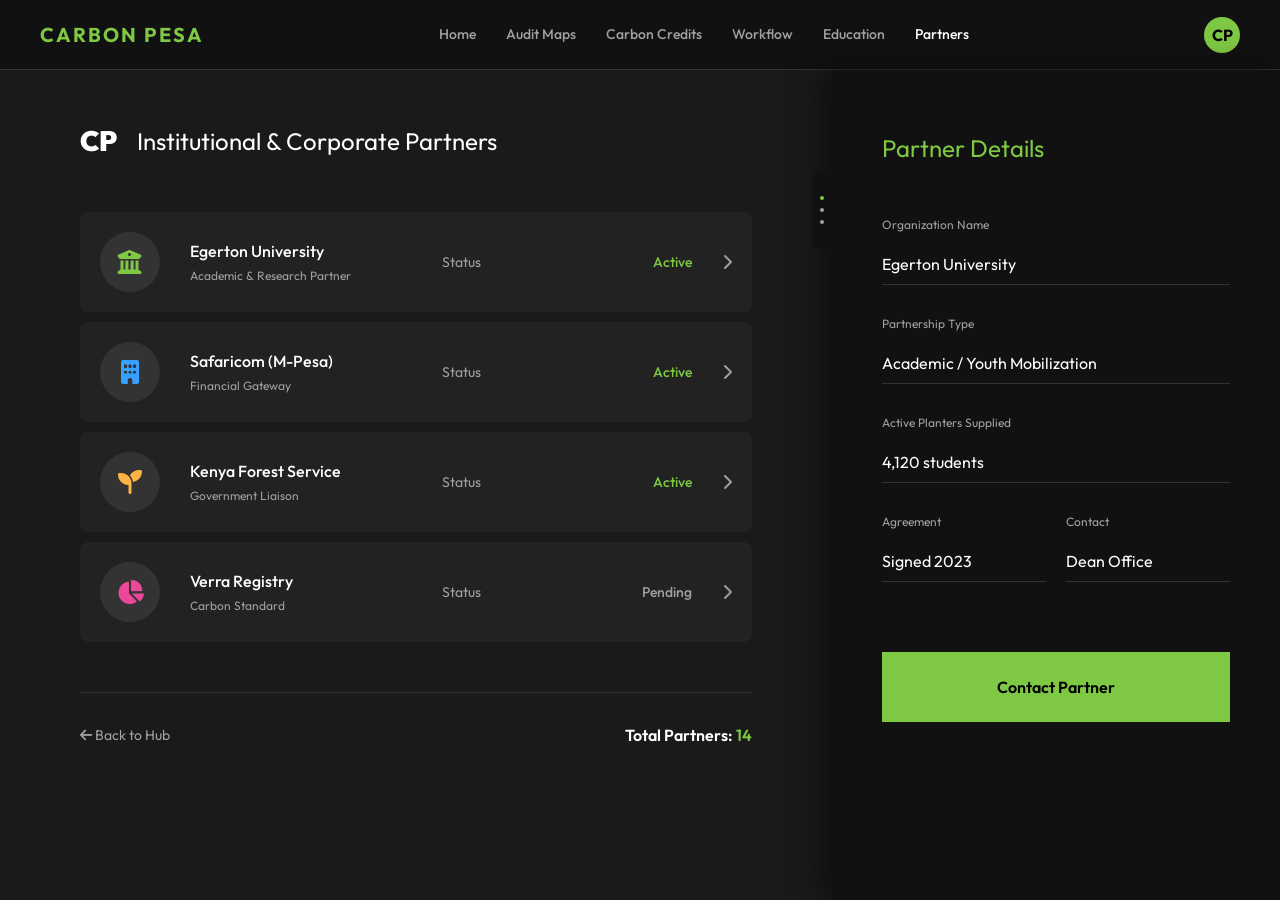
<file: partners.html>
<!DOCTYPE html>
<html lang="en">
<head>
  <meta charset="UTF-8" />
  <meta name="viewport" content="width=device-width, initial-scale=1.0" />
  <title>Carbon Pesa — Partners</title>
  <link href="https://fonts.googleapis.com/css2?family=Outfit:wght@300;400;500;600;700;900&display=swap" rel="stylesheet" />
  <link rel="stylesheet" href="https://cdnjs.cloudflare.com/ajax/libs/font-awesome/6.5.1/css/all.min.css" crossorigin="anonymous" />
  <link rel="stylesheet" href="platform.css" />
</head>
<body>
  <header class="platform-header">
    <a href="index.html" class="ph-brand">CARBON PESA</a>
    <nav class="ph-nav">
      <a href="index.html">Home</a>
      <a href="map.html">Audit Maps</a>
      <a href="carbon-credits.html">Carbon Credits</a>
      <a href="workflow.html">Workflow</a>
      <a href="education.html">Education</a>
      <a href="partners.html" class="active">Partners</a>
    </nav>
    <div class="ph-user">
      <div class="ph-avatar">CP</div>
    </div>
  </header>

  <main class="layout-split">
    <!-- Left List -->
    <section class="ls-left">
      <div class="ls-header">
        <span class="ls-logo-mark">CP</span>
        <span>Institutional & Corporate Partners</span>
      </div>

      <div class="ls-list">
        <!-- Partner Row 1 -->
        <div class="ls-row">
          <div class="ls-row-img" style="display:flex; align-items:center; justify-content:center; font-size:24px; color:var(--cp-green);"><i class="fas fa-university"></i></div>
          <div class="ls-row-info">
            <div class="ls-row-title">Egerton University</div>
            <div class="ls-row-sub">Academic & Research Partner</div>
          </div>
          <div class="ls-row-attr">Status</div>
          <div class="ls-row-val" style="color:var(--cp-green);">Active</div>
          <i class="fas fa-chevron-right ls-row-action"></i>
        </div>

        <!-- Partner Row 2 -->
        <div class="ls-row">
          <div class="ls-row-img" style="display:flex; align-items:center; justify-content:center; font-size:24px; color:#38a1ff;"><i class="fas fa-building"></i></div>
          <div class="ls-row-info">
            <div class="ls-row-title">Safaricom (M-Pesa)</div>
            <div class="ls-row-sub">Financial Gateway</div>
          </div>
          <div class="ls-row-attr">Status</div>
          <div class="ls-row-val" style="color:var(--cp-green);">Active</div>
          <i class="fas fa-chevron-right ls-row-action"></i>
        </div>

        <!-- Partner Row 3 -->
        <div class="ls-row">
          <div class="ls-row-img" style="display:flex; align-items:center; justify-content:center; font-size:24px; color:#ffb347;"><i class="fas fa-seedling"></i></div>
          <div class="ls-row-info">
            <div class="ls-row-title">Kenya Forest Service</div>
            <div class="ls-row-sub">Government Liaison</div>
          </div>
          <div class="ls-row-attr">Status</div>
          <div class="ls-row-val" style="color:var(--cp-green);">Active</div>
          <i class="fas fa-chevron-right ls-row-action"></i>
        </div>

        <!-- Partner Row 4 -->
        <div class="ls-row">
          <div class="ls-row-img" style="display:flex; align-items:center; justify-content:center; font-size:24px; color:#ec4899;"><i class="fas fa-chart-pie"></i></div>
          <div class="ls-row-info">
            <div class="ls-row-title">Verra Registry</div>
            <div class="ls-row-sub">Carbon Standard</div>
          </div>
          <div class="ls-row-attr">Status</div>
          <div class="ls-row-val" style="color:var(--cp-text-muted);">Pending</div>
          <i class="fas fa-chevron-right ls-row-action"></i>
        </div>
      </div>

      <div class="ls-footer">
        <a href="#" class="ls-back"><i class="fas fa-arrow-left"></i> Back to Hub</a>
        <div class="ls-total">Total Partners: <span style="color:var(--cp-green);">14</span></div>
      </div>
    </section>

    <!-- Right Details -->
    <section class="ls-right">
      <div class="lsr-tab">
        <div class="lsr-dot active"></div>
        <div class="lsr-dot"></div>
        <div class="lsr-dot"></div>
      </div>
      
      <div class="lsr-content">
        <h2 class="lsr-title">Partner Details</h2>

        <div class="lsr-form-group">
          <label class="lsr-label">Organization Name</label>
          <input type="text" class="lsr-input" value="Egerton University" readonly />
        </div>

        <div class="lsr-form-group">
          <label class="lsr-label">Partnership Type</label>
          <input type="text" class="lsr-input" value="Academic / Youth Mobilization" readonly />
        </div>

        <div class="lsr-form-group">
          <label class="lsr-label">Active Planters Supplied</label>
          <input type="text" class="lsr-input" value="4,120 students" readonly />
        </div>

        <div class="lsr-form-group" style="display: flex; gap: 20px;">
          <div style="flex: 1;">
            <label class="lsr-label">Agreement</label>
            <input type="text" class="lsr-input" value="Signed 2023" readonly />
          </div>
          <div style="flex: 1;">
            <label class="lsr-label">Contact</label>
            <input type="text" class="lsr-input" value="Dean Office" readonly />
          </div>
        </div>

        <button class="lsr-button" style="margin-top: 40px;">Contact Partner</button>
      </div>
    </section>
  </main>
</body>
</html>
</file>
<file: platform.css>
/* ==========================================================================
   CARBON PESA — Platform Pages Unified Styles
   Adapts Image 1, 2, and 3 layouts into the Carbon Pesa Theme
   ========================================================================== */

/* ── BASE & VARIABLES ── */
:root {
  --cp-green: #7EC843;
  --cp-green-hover: #92D84F;
  --cp-dark-1: #111111; /* Deepest black/grey */
  --cp-dark-2: #1A1A1A; /* Panel bg */
  --cp-dark-3: #222222; /* Lighter panel bg */
  --cp-border: #333333;
  --cp-text: #FFFFFF;
  --cp-text-muted: #A0A0A0;
  
  --font-main: 'Outfit', sans-serif;
}

*, *::before, *::after {
  box-sizing: border-box;
  margin: 0;
  padding: 0;
}

body {
  font-family: var(--font-main);
  background-color: var(--cp-dark-1);
  color: var(--cp-text);
  line-height: 1.5;
  -webkit-font-smoothing: antialiased;
}

/* ── GLOBAL NAVIGATION OVERRIDE ── */
.platform-header {
  height: 70px;
  background-color: var(--cp-dark-1);
  border-bottom: 1px solid var(--cp-border);
  display: flex;
  align-items: center;
  justify-content: space-between;
  padding: 0 40px;
}

.ph-brand {
  color: var(--cp-green);
  font-weight: 700;
  font-size: 20px;
  text-decoration: none;
  letter-spacing: 2px;
}

.ph-nav {
  display: flex;
  gap: 30px;
}

.ph-nav a {
  color: var(--cp-text-muted);
  text-decoration: none;
  font-weight: 500;
  font-size: 14px;
  transition: color 0.2s;
}

.ph-nav a:hover,
.ph-nav a.active {
  color: var(--cp-text);
}

.ph-user {
  display: flex;
  align-items: center;
  gap: 15px;
}

.ph-avatar {
  width: 36px;
  height: 36px;
  background: var(--cp-green);
  border-radius: 50%;
  color: #000;
  display: flex;
  align-items: center;
  justify-content: center;
  font-weight: 700;
}


/* ==========================================================================
   LAYOUT 1: DASHBOARD (Based on Image 2 - Cyber Punk Split)
   Used for: Mission, Workflow, Education
   ========================================================================== */

.layout-dash {
  display: flex;
  height: calc(100vh - 70px);
}

/* Left Sidebar (Darker) */
.ld-left {
  flex: 0 0 40%;
  background-color: var(--cp-dark-1);
  padding: 50px;
  display: flex;
  flex-direction: column;
}

.ld-greeting {
  font-size: 32px;
  font-weight: 600;
  margin-bottom: 8px;
}

.ld-subtitle {
  color: var(--cp-text-muted);
  font-size: 14px;
  margin-bottom: 40px;
}

.ld-search {
  background: var(--cp-dark-2);
  border: 1px solid var(--cp-border);
  border-radius: 8px;
  padding: 12px 16px;
  display: flex;
  align-items: center;
  gap: 10px;
  margin-bottom: 50px;
}

.ld-search input {
  background: none;
  border: none;
  color: var(--cp-text);
  font-family: var(--font-main);
  outline: none;
  width: 100%;
}

.ld-grid-title {
  font-size: 16px;
  font-weight: 600;
  margin-bottom: 20px;
  display: flex;
  justify-content: space-between;
}

.ld-grid {
  display: grid;
  grid-template-columns: repeat(3, 1fr);
  gap: 20px;
}

.ld-card {
  background: var(--cp-dark-2);
  border-radius: 16px;
  aspect-ratio: 1;
  display: flex;
  flex-direction: column;
  align-items: center;
  justify-content: center;
  gap: 10px;
  cursor: pointer;
  transition: transform 0.2s, background 0.2s;
  border: 1px solid var(--cp-border);
}

.ld-card:hover {
  transform: translateY(-5px);
  background: var(--cp-dark-3);
  border-color: var(--cp-green);
}

.ld-card-icon {
  font-size: 24px;
  color: var(--cp-green);
}

.ld-card-label {
  font-size: 12px;
  font-weight: 500;
}

/* Right Content Area (Lighter Panel) */
.ld-right {
  flex: 0 0 60%;
  background-color: var(--cp-dark-2);
  border-top-left-radius: 30px;
  padding: 50px;
  overflow-y: auto;
}

.ldr-header {
  display: flex;
  justify-content: space-between;
  align-items: center;
  margin-bottom: 40px;
}

.ldr-title {
  font-size: 24px;
  font-weight: 600;
}

.ldr-desc {
  color: var(--cp-text-muted);
  font-size: 14px;
  max-width: 60%;
  margin-top: 8px;
}

.ldr-avatars {
  display: flex;
}
.ldr-avatars img {
  width: 32px; height: 32px; border-radius: 50%;
  border: 2px solid var(--cp-dark-2);
  margin-left: -10px;
}

.ldr-section {
  margin-bottom: 40px;
}
.ldr-section-title {
  font-size: 16px;
  font-weight: 600;
  margin-bottom: 20px;
  color: var(--cp-text);
}

.ldr-list {
  display: flex;
  flex-direction: column;
  gap: 15px;
}

.ldr-item {
  display: flex;
  align-items: center;
  gap: 15px;
  padding-bottom: 15px;
  border-bottom: 1px dashed var(--cp-border);
}

.ldr-checkbox {
  width: 20px; height: 20px;
  border-radius: 50%;
  border: 2px solid var(--cp-green);
  display: flex;
  align-items: center;
  justify-content: center;
}
.ldr-checkbox.checked::after {
  content: '';
  width: 10px; height: 10px;
  background: var(--cp-green);
  border-radius: 50%;
}

.ldr-item-text {
  flex: 1;
  font-size: 14px;
}

.ldr-badge {
  padding: 4px 12px;
  border-radius: 20px;
  font-size: 11px;
  font-weight: 600;
}
.ldr-badge.approved { background: rgba(126,200,67,0.1); color: var(--cp-green); }
.ldr-badge.progress { background: rgba(56,161,255,0.1); color: #38a1ff; }
.ldr-badge.waiting { background: rgba(255,255,255,0.05); color: var(--cp-text-muted); }

.ldr-fab {
  position: fixed;
  bottom: 40px;
  right: 40px;
  width: 56px;
  height: 56px;
  background: var(--cp-green);
  color: #000;
  border-radius: 16px;
  display: flex;
  align-items: center;
  justify-content: center;
  font-size: 24px;
  box-shadow: 0 10px 20px rgba(126,200,67,0.3);
  cursor: pointer;
  border: none;
}


/* ==========================================================================
   LAYOUT 2: SPLIT LIST (Based on Image 1 - Shopping Cart)
   Used for: Leaders, Partners
   ========================================================================== */

.layout-split {
  display: flex;
  height: calc(100vh - 70px);
}

/* Left List Area (Lighter dark) */
.ls-left {
  flex: 0 0 65%;
  background-color: var(--cp-dark-2);
  padding: 50px 80px;
  overflow-y: auto;
}

.ls-header {
  font-size: 24px;
  font-weight: 400;
  margin-bottom: 50px;
  display: flex;
  align-items: center;
  gap: 20px;
}

.ls-logo-mark {
  font-weight: 900;
  font-size: 28px;
}

.ls-list {
  display: flex;
  flex-direction: column;
  gap: 10px;
}

.ls-row {
  background: var(--cp-dark-3);
  border-radius: 8px;
  padding: 20px;
  display: flex;
  align-items: center;
  gap: 30px;
}

.ls-row-img {
  width: 60px; height: 60px;
  border-radius: 50%;
  background: #333;
  object-fit: cover;
}

.ls-row-info {
  flex: 1;
}
.ls-row-title {
  font-size: 16px;
  font-weight: 500;
}
.ls-row-sub {
  font-size: 12px;
  color: var(--cp-text-muted);
  margin-top: 4px;
}

.ls-row-attr {
  font-size: 14px;
  color: var(--cp-text-muted);
  width: 100px;
}

.ls-row-val {
  font-size: 14px;
  font-weight: 500;
  width: 120px;
  text-align: right;
}

.ls-row-action {
  color: var(--cp-text-muted);
  cursor: pointer;
}
.ls-row-action:hover { color: var(--cp-text); }

.ls-footer {
  margin-top: 50px;
  display: flex;
  justify-content: space-between;
  align-items: center;
  padding-top: 30px;
  border-top: 1px solid var(--cp-border);
}

.ls-back {
  color: var(--cp-text-muted);
  text-decoration: none;
  font-size: 14px;
}
.ls-total {
  font-size: 16px;
  font-weight: 600;
}

/* Right Details Area (Darker panel with overlapping tab effect) */
.ls-right {
  flex: 0 0 35%;
  background-color: var(--cp-dark-1);
  position: relative;
  box-shadow: -10px 0 30px rgba(0,0,0,0.5);
  display: flex;
  flex-direction: column;
}

.lsr-tab {
  position: absolute;
  left: -20px;
  top: 100px;
  width: 20px;
  height: 80px;
  background: var(--cp-dark-1);
  border-top-left-radius: 10px;
  border-bottom-left-radius: 10px;
  display: flex;
  flex-direction: column;
  justify-content: center;
  align-items: center;
  gap: 8px;
}
.lsr-dot {
  width: 4px; height: 4px; border-radius: 50%; background: var(--cp-text-muted);
}
.lsr-dot.active { background: var(--cp-green); }

.lsr-content {
  padding: 60px 50px;
  flex: 1;
}

.lsr-title {
  color: var(--cp-green);
  font-size: 24px;
  font-weight: 400;
  margin-bottom: 50px;
}

.lsr-form-group {
  margin-bottom: 30px;
}
.lsr-label {
  font-size: 12px;
  color: var(--cp-text-muted);
  margin-bottom: 10px;
  display: block;
}

.lsr-input {
  width: 100%;
  background: none;
  border: none;
  border-bottom: 1px solid var(--cp-border);
  color: var(--cp-text);
  padding: 10px 0;
  font-family: var(--font-main);
  font-size: 16px;
  outline: none;
}
.lsr-input:focus {
  border-bottom-color: var(--cp-green);
}

.lsr-button {
  background-color: var(--cp-green);
  color: #000;
  border: none;
  width: 100%;
  padding: 25px;
  font-size: 16px;
  font-weight: 600;
  font-family: var(--font-main);
  cursor: pointer;
  transition: background 0.2s;
  text-align: center;
}
.lsr-button:hover { background-color: var(--cp-green-hover); }


/* ==========================================================================
   LAYOUT 3: TRADING DASHBOARD (Based on Image 3)
   Used for: Carbon Credits
   ========================================================================== */

.layout-trade {
  background-color: #191919;
  height: calc(100vh - 70px);
  padding: 30px;
  display: flex;
  gap: 30px;
}

.lt-main {
  flex: 1;
  background: var(--cp-dark-2);
  border-radius: 20px;
  padding: 30px;
  display: flex;
  flex-direction: column;
}

.lt-header {
  display: flex;
  justify-content: space-between;
  align-items: flex-start;
  margin-bottom: 40px;
}

.lt-title-area {
  display: flex;
  align-items: center;
  gap: 15px;
}

.lt-coin-icon {
  width: 40px; height: 40px;
  background: #333;
  border-radius: 50%;
  display: flex; align-items: center; justify-content: center;
  font-size: 20px; color: var(--cp-text);
}

.lt-title { font-size: 20px; font-weight: 500; }
.lt-ticker { color: var(--cp-text-muted); font-size: 14px; margin-left: 8px; }

.lt-price { font-size: 48px; font-weight: 300; margin-top: 15px; }
.lt-change { color: var(--cp-green); font-size: 14px; }

.lt-chart-area {
  flex: 1;
  border-bottom: 1px dashed var(--cp-border);
  position: relative;
  margin-bottom: 30px;
}

.lt-stats {
  display: flex;
  gap: 50px;
}

.lt-stat-box { display: flex; flex-direction: column; gap: 5px; }
.lt-stat-label { font-size: 12px; color: var(--cp-text-muted); }
.lt-stat-val { font-size: 16px; font-weight: 600; }

/* Right Trading Panel (Bright Green) */
.lt-panel {
  flex: 0 0 320px;
  background: var(--cp-green);
  border-radius: 20px;
  padding: 30px;
  color: #000;
  display: flex;
  flex-direction: column;
}

.ltp-title {
  font-size: 24px;
  font-weight: 600;
  margin-bottom: 30px;
}

.ltp-toggle {
  display: flex;
  background: rgba(0,0,0,0.1);
  border-radius: 30px;
  padding: 5px;
  margin-bottom: 30px;
}
.ltp-toggle button {
  flex: 1;
  border: none;
  background: none;
  padding: 10px;
  border-radius: 20px;
  font-weight: 600;
  font-family: var(--font-main);
  cursor: pointer;
}
.ltp-toggle button.active {
  background: var(--cp-dark-1);
  color: var(--cp-text);
}

.ltp-field {
  margin-bottom: 25px;
}
.ltp-label {
  font-size: 12px;
  font-weight: 500;
  margin-bottom: 10px;
  display: block;
}
.ltp-select, .ltp-input {
  width: 100%;
  background: rgba(0,0,0,0.05);
  border: 1px solid rgba(0,0,0,0.1);
  padding: 15px;
  border-radius: 8px;
  font-family: var(--font-main);
  font-size: 16px;
  font-weight: 600;
  color: #000;
}

.ltp-chips {
  display: flex;
  gap: 8px;
  margin-top: 10px;
}
.ltp-chip {
  padding: 4px 10px;
  border: 1px solid rgba(0,0,0,0.2);
  border-radius: 20px;
  font-size: 11px;
  font-weight: 600;
  cursor: pointer;
}

.ltp-action-btn {
  background: var(--cp-dark-1);
  color: var(--cp-text);
  border: none;
  padding: 20px;
  border-radius: 30px;
  font-size: 16px;
  font-weight: 600;
  font-family: var(--font-main);
  margin-top: auto;
  cursor: pointer;
  transition: background 0.2s;
}
.ltp-action-btn:hover { background: #000; }
</file>
